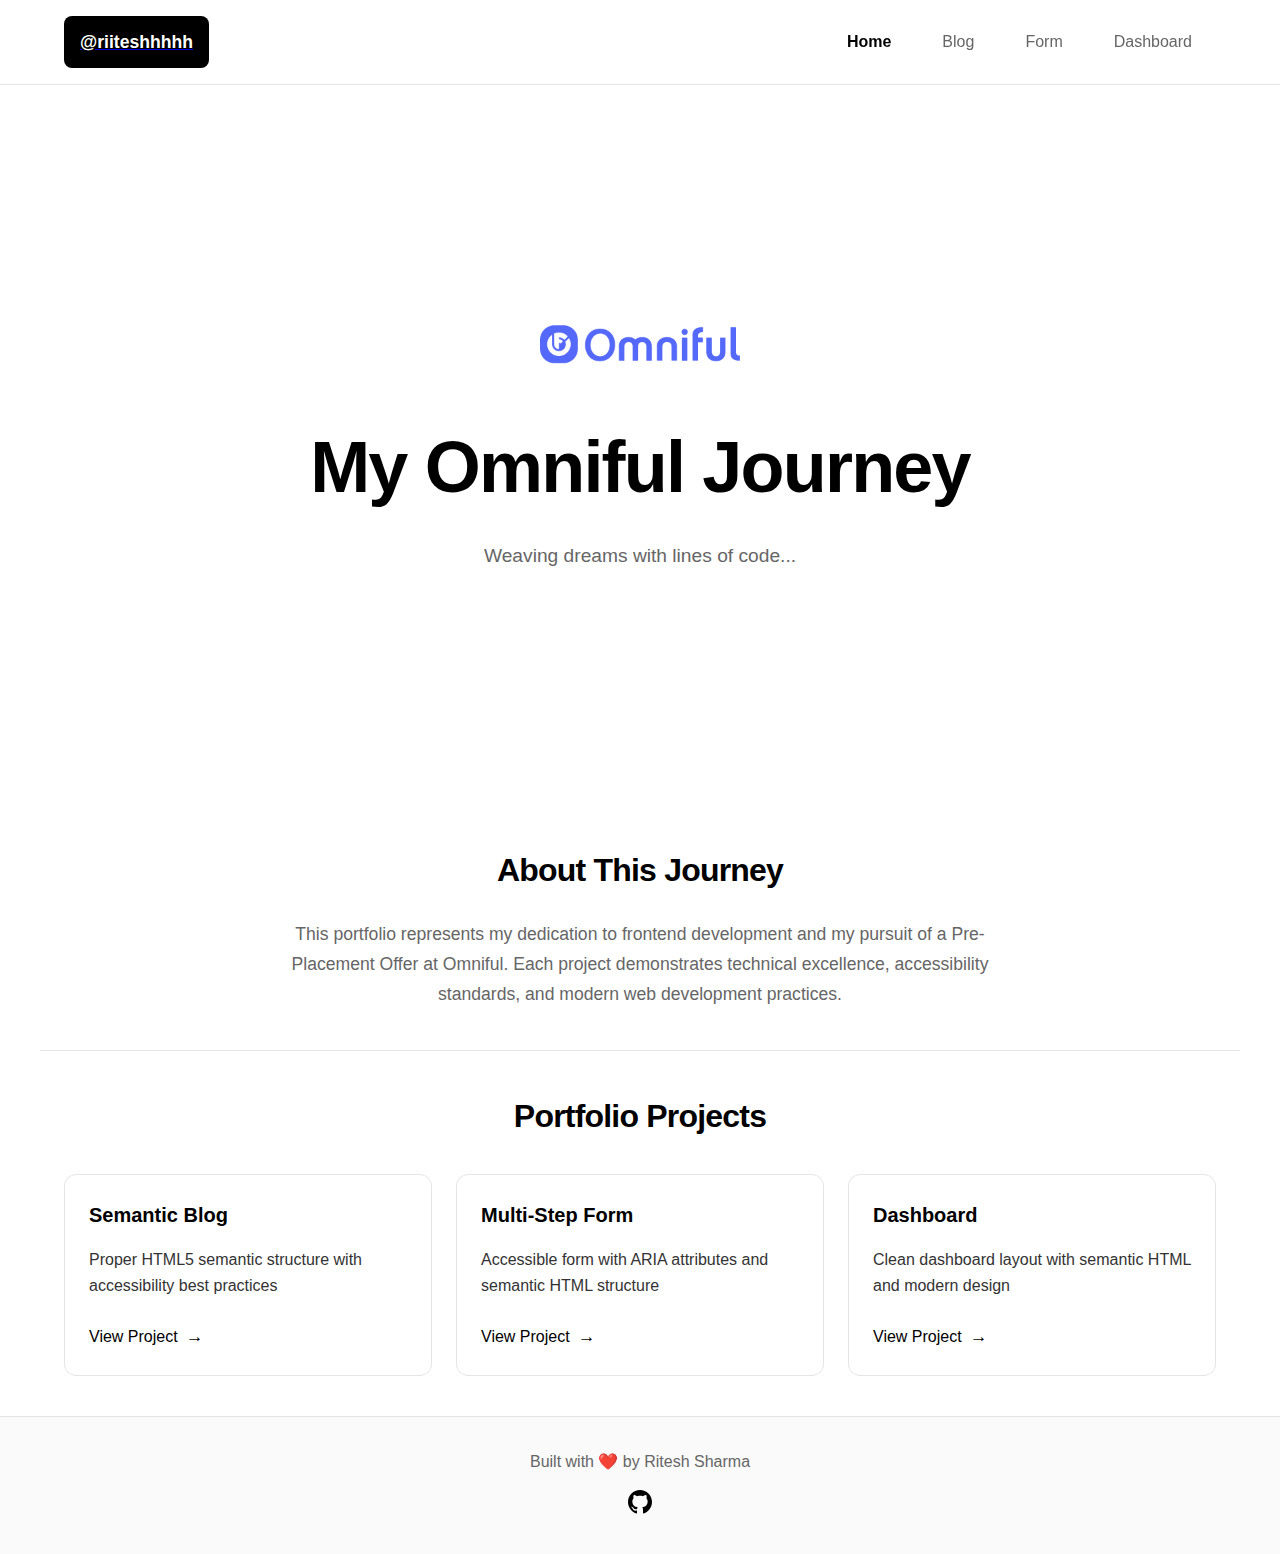
<file: index.html>
<!DOCTYPE html>
<html lang="en">
<head>
    <meta charset="UTF-8">
    <meta name="viewport" content="width=device-width, initial-scale=1.0">
    <title>My Omniful Journey - Ritesh Sharma</title>
    <meta name="description" content="Frontend Developer Portfolio - Ritesh Sharma's journey toward securing a PPO at Omniful">
    <meta name="author" content="Ritesh Sharma">
    <meta name="robots" content="index, follow">
    <link rel="stylesheet" href="styles/main.css">
</head>
<body>
    <header class="header" role="banner">
        <nav class="nav" role="navigation" aria-label="Main navigation">
            <div class="nav-container">
                <div class="nav-logo">
                    <a href="https://x.com/riiteshhhhh" target="_blank" rel="noopener noreferrer" aria-label="Visit Twitter Profile">
                        <span class="logo-text">@riiteshhhhh</span>
                    </a>
                </div>
                <button class="hamburger-menu" aria-label="Toggle navigation menu" aria-expanded="false">
                    <svg width="24" height="24" viewBox="0 0 24 24" fill="none" xmlns="http://www.w3.org/2000/svg">
                        <path d="M3 12H21M3 6H21M3 18H21" stroke="currentColor" stroke-width="2" stroke-linecap="round" stroke-linejoin="round"/>
                    </svg>
                </button>
                <ul class="nav-menu" role="menubar">
                    <li role="none">
                        <a href="#home" class="nav-link" role="menuitem" aria-current="page">Home</a>
                    </li>
                    <li role="none">
                        <a href="blog.html" class="nav-link" role="menuitem">Blog</a>
                    </li>
                    <li role="none">
                        <a href="form.html" class="nav-link" role="menuitem">Form</a>
                    </li>
                    <li role="none">
                        <a href="dashboard.html" class="nav-link" role="menuitem">Dashboard</a>
                    </li>
                    <div class="nav-magic-line"></div>
                </ul>
            </div>
        </nav>
    </header>

    <main class="main-content" role="main">
        <section class="hero-section" id="home">
            <div class="hero-content">
                <div class="hero-logo">
                    <img src="styles/logo.png" alt="Ritesh Sharma Logo" class="logo-image">
                </div>
                <h1 class="hero-title">My Omniful Journey</h1>
                <p class="hero-subtitle">Weaving dreams with lines of code...</p>
            </div>
        </section>

        <section class="about-section" aria-labelledby="about-title">
            <h2 id="about-title" class="section-title">About This Journey</h2>
            <p class="about-text">
                This portfolio represents my dedication to frontend development and my pursuit of a 
                Pre-Placement Offer at Omniful. Each project demonstrates technical excellence, 
                accessibility standards, and modern web development practices.
            </p>
        </section>

        <section class="projects-section" aria-labelledby="projects-title">
            <h2 id="projects-title" class="section-title">Portfolio Projects</h2>
            <div class="projects-grid">
                <article class="project-card">
                    <h3>Semantic Blog</h3>
                    <p>Proper HTML5 semantic structure with accessibility best practices</p>
                    <a href="blog.html" class="project-link" aria-label="View Semantic Blog project">View Project</a>
                </article>
                
                <article class="project-card">
                    <h3>Multi-Step Form</h3>
                    <p>Accessible form with ARIA attributes and semantic HTML structure</p>
                    <a href="form.html" class="project-link" aria-label="View Multi-Step Form project">View Project</a>
                </article>
                
                <article class="project-card">
                    <h3>Dashboard</h3>
                    <p>Clean dashboard layout with semantic HTML and modern design</p>
                    <a href="dashboard.html" class="project-link" aria-label="View Dashboard project">View Project</a>
                </article>
            </div>
        </section>
    </main>

    <footer class="footer" role="contentinfo">
        <p>Built with ❤️ by Ritesh Sharma</p>
        <a href="https://github.com/RiteshS1" target="_blank" rel="noopener noreferrer" aria-label="Visit GitHub Profile">
            <svg width="24" height="24" viewBox="0 0 24 24" fill="currentColor" xmlns="http://www.w3.org/2000/svg">
                <path d="M12 0c-6.626 0-12 5.373-12 12 0 5.302 3.438 9.8 8.207 11.387.599.111.793-.261.793-.577v-2.234c-3.338.726-4.033-1.416-4.033-1.416-.546-1.387-1.333-1.756-1.333-1.756-1.089-.745.083-.729.083-.729 1.205.084 1.839 1.237 1.839 1.237 1.07 1.834 2.807 1.304 3.492.997.107-.775.418-1.305.762-1.604-2.665-.305-5.467-1.334-5.467-5.931 0-1.311.469-2.381 1.236-3.221-.124-.303-.535-1.524.117-3.176 0 0 1.008-.322 3.301 1.23.957-.266 1.983-.399 3.003-.404 1.02.005 2.047.138 3.006.404 2.291-1.552 3.297-1.23 3.297-1.23.653 1.653.242 2.874.118 3.176.77.84 1.235 1.911 1.235 3.221 0 4.609-2.807 5.624-5.479 5.921.43.372.823 1.102.823 2.222v3.293c0 .319.192.694.801.576 4.765-1.589 8.199-6.086 8.199-11.386 0-6.627-5.373-12-12-12z"/>
            </svg>
        </a>
    </footer>

    <script>
        // Hamburger menu functionality
        document.addEventListener('DOMContentLoaded', function() {
            const hamburger = document.querySelector('.hamburger-menu');
            const navMenu = document.querySelector('.nav-menu');
            const navLinks = document.querySelectorAll('.nav-link');
            
            function toggleMenu() {
                const isExpanded = hamburger.getAttribute('aria-expanded') === 'true';
                hamburger.setAttribute('aria-expanded', !isExpanded);
                navMenu.classList.toggle('nav-menu-open');
            }
            
            function closeMenu() {
                hamburger.setAttribute('aria-expanded', 'false');
                navMenu.classList.remove('nav-menu-open');
            }
            
            hamburger.addEventListener('click', toggleMenu);
            
            // Close menu when clicking on nav links
            navLinks.forEach(link => {
                link.addEventListener('click', closeMenu);
            });
            
            // Close menu when clicking outside
            document.addEventListener('click', function(e) {
                if (!hamburger.contains(e.target) && !navMenu.contains(e.target)) {
                    closeMenu();
                }
            });
            
            // Close menu when pressing escape key
            document.addEventListener('keydown', function(e) {
                if (e.key === 'Escape' && navMenu.classList.contains('nav-menu-open')) {
                    closeMenu();
                }
            });
        });
    </script>
</body>
</html>
</file>
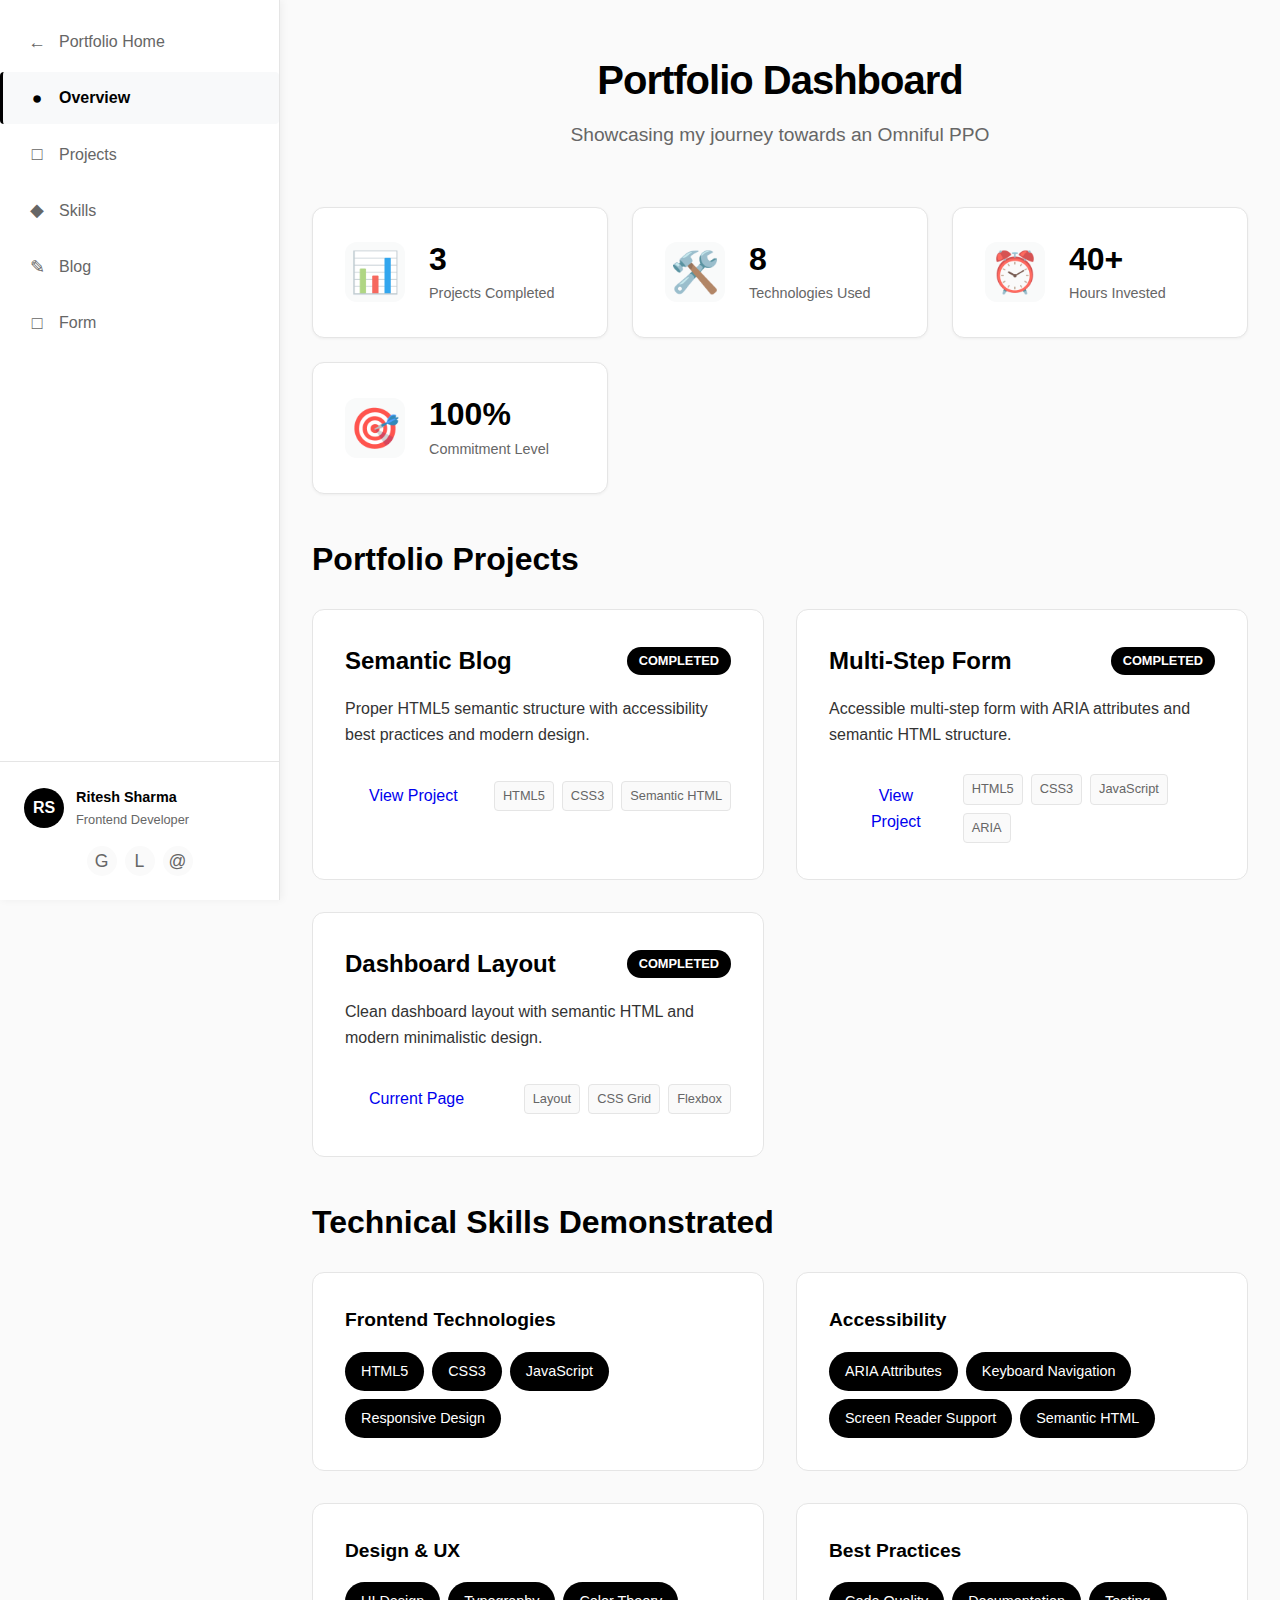
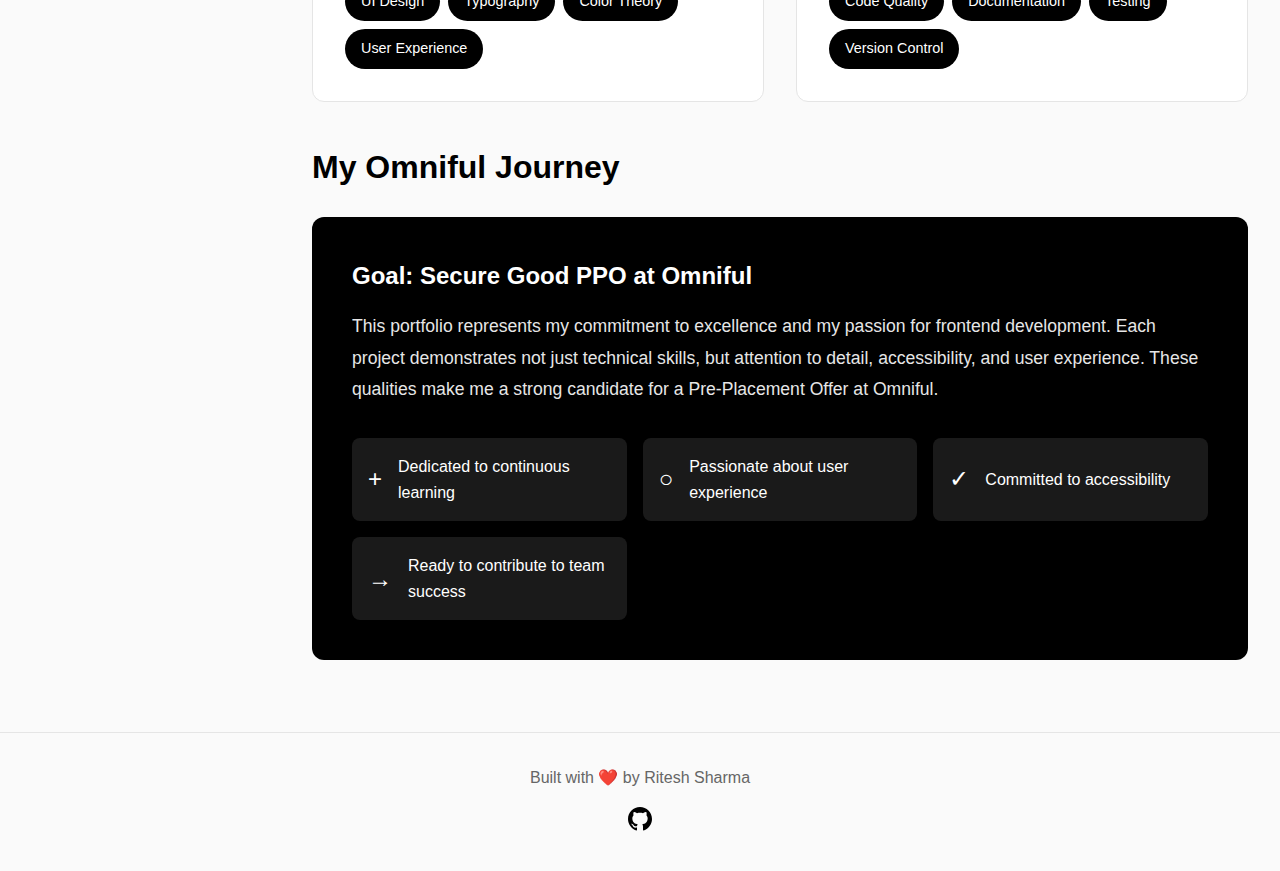
<file: dashboard.html>
<!DOCTYPE html>
<html lang="en">
<head>
    <meta charset="UTF-8">
    <meta name="viewport" content="width=device-width, initial-scale=1.0">
    <title>Dashboard - Ritesh's Portfolio</title>
    <meta name="description" content="Portfolio dashboard showcasing projects and skills for Omniful internship">
    <meta name="author" content="Ritesh Sharma">
    <link rel="stylesheet" href="styles/main.css">
</head>
<body>
    <div class="dashboard-container">
        <!-- Sidebar -->
        <aside class="sidebar" role="navigation" aria-label="Dashboard navigation">
            <!-- <div class="sidebar-header">
                <h1>
                    <span class="logo-icon">R</span>
                    <span class="logo-text">Dashboard</span>
                </h1>
            </div> -->
            
            <nav class="sidebar-nav">
                <ul class="nav-list">
                    <li class="nav-item">
                        <a href="index.html" class="nav-link">
                            <span class="nav-icon">←</span>
                            <span class="nav-text">Portfolio Home</span>
                        </a>
                    </li>
                    <li class="nav-item">
                        <a href="#overview" class="nav-link active" aria-current="page">
                            <span class="nav-icon">●</span>
                            <span class="nav-text">Overview</span>
                        </a>
                    </li>
                    <li class="nav-item">
                        <a href="#projects" class="nav-link">
                            <span class="nav-icon">□</span>
                            <span class="nav-text">Projects</span>
                        </a>
                    </li>
                    <li class="nav-item">
                        <a href="#skills" class="nav-link">
                            <span class="nav-icon">◆</span>
                            <span class="nav-text">Skills</span>
                        </a>
                    </li>
                    <li class="nav-item">
                        <a href="blog.html" class="nav-link">
                            <span class="nav-icon">✎</span>
                            <span class="nav-text">Blog</span>
                        </a>
                    </li>
                    <li class="nav-item">
                        <a href="form.html" class="nav-link">
                            <span class="nav-icon">□</span>
                            <span class="nav-text">Form</span>
                        </a>
                    </li>
                </ul>
            </nav>
            
            <div class="sidebar-footer">
                <div class="profile-section">
                    <div class="profile-avatar">RS</div>
                    <div class="profile-info">
                        <div class="profile-name">Ritesh Sharma</div>
                        <div class="profile-title">Frontend Developer</div>
                    </div>
                </div>
                
                <div class="social-links">
                    <a href="https://github.com/RiteshS1" class="social-link" target="_blank" rel="noopener noreferrer" aria-label="GitHub Profile">
                        <span class="social-icon">G</span>
                    </a>
                    <a href="https://www.linkedin.com/in/ritesh-sharma-8477a424a/" class="social-link" aria-label="LinkedIn Profile">
                        <span class="social-icon">L</span>
                    </a>
                    <a href="https://x.com/riiteshhhhh" class="social-link" aria-label="Email Contact">
                        <span class="social-icon">@</span>
                    </a>
                </div>
            </div>
        </aside>

        <!-- Main Content -->
        <main class="main-content" role="main">
            <header class="content-header">
                <h2>Portfolio Dashboard</h2>
                <p class="header-subtitle">Showcasing my journey towards an Omniful PPO</p>
            </header>

            <section class="dashboard-content">
                <!-- Stats Cards -->
                <div class="stats-grid">
                    <div class="stat-card">
                        <div class="stat-icon">📊</div>
                        <div class="stat-info">
                            <div class="stat-number">3</div>
                            <div class="stat-label">Projects Completed</div>
                        </div>
                    </div>
                    
                    <div class="stat-card">
                        <div class="stat-icon">🛠️</div>
                        <div class="stat-info">
                            <div class="stat-number">8</div>
                            <div class="stat-label">Technologies Used</div>
                        </div>
                    </div>
                    
                    <div class="stat-card">
                        <div class="stat-icon">⏰</div>
                        <div class="stat-info">
                            <div class="stat-number">40+</div>
                            <div class="stat-label">Hours Invested</div>
                        </div>
                    </div>
                    
                    <div class="stat-card">
                        <div class="stat-icon">🎯</div>
                        <div class="stat-info">
                            <div class="stat-number">100%</div>
                            <div class="stat-label">Commitment Level</div>
                        </div>
                    </div>
                </div>

                <!-- Assignment Links -->
                <div class="assignments-section" id="projects">
                    <h3>Portfolio Projects</h3>
                    <div class="assignments-grid">
                        <div class="assignment-card">
                            <div class="assignment-header">
                                <h4>Semantic Blog</h4>
                                <span class="status-badge completed">Completed</span>
                            </div>
                            <p>Proper HTML5 semantic structure with accessibility best practices and modern design.</p>
                            <div class="assignment-actions">
                                <a href="blog.html" class="btn btn-primary">View Project</a>
                                <div class="assignment-tech">
                                    <span class="tech-tag">HTML5</span>
                                    <span class="tech-tag">CSS3</span>
                                    <span class="tech-tag">Semantic HTML</span>
                                </div>
                            </div>
                        </div>
                        
                        <div class="assignment-card">
                            <div class="assignment-header">
                                <h4>Multi-Step Form</h4>
                                <span class="status-badge completed">Completed</span>
                            </div>
                            <p>Accessible multi-step form with ARIA attributes and semantic HTML structure.</p>
                            <div class="assignment-actions">
                                <a href="form.html" class="btn btn-primary">View Project</a>
                                <div class="assignment-tech">
                                    <span class="tech-tag">HTML5</span>
                                    <span class="tech-tag">CSS3</span>
                                    <span class="tech-tag">JavaScript</span>
                                    <span class="tech-tag">ARIA</span>
                                </div>
                            </div>
                        </div>
                        
                        <div class="assignment-card">
                            <div class="assignment-header">
                                <h4>Dashboard Layout</h4>
                                <span class="status-badge completed">Completed</span>
                            </div>
                            <p>Clean dashboard layout with semantic HTML and modern minimalistic design.</p>
                            <div class="assignment-actions">
                                <a href="#" class="btn btn-secondary">Current Page</a>
                                <div class="assignment-tech">
                                    <span class="tech-tag">Layout</span>
                                    <span class="tech-tag">CSS Grid</span>
                                    <span class="tech-tag">Flexbox</span>
                                </div>
                            </div>
                        </div>
                    </div>
                </div>

                <!-- Skills Section -->
                <div class="skills-section" id="skills">
                    <h3>Technical Skills Demonstrated</h3>
                    <div class="skills-grid">
                        <div class="skill-category">
                            <h4>Frontend Technologies</h4>
                            <div class="skill-items">
                                <span class="skill-item">HTML5</span>
                                <span class="skill-item">CSS3</span>
                                <span class="skill-item">JavaScript</span>
                                <span class="skill-item">Responsive Design</span>
                            </div>
                        </div>
                        
                        <div class="skill-category">
                            <h4>Accessibility</h4>
                            <div class="skill-items">
                                <span class="skill-item">ARIA Attributes</span>
                                <span class="skill-item">Keyboard Navigation</span>
                                <span class="skill-item">Screen Reader Support</span>
                                <span class="skill-item">Semantic HTML</span>
                            </div>
                        </div>
                        
                        <div class="skill-category">
                            <h4>Design & UX</h4>
                            <div class="skill-items">
                                <span class="skill-item">UI Design</span>
                                <span class="skill-item">Typography</span>
                                <span class="skill-item">Color Theory</span>
                                <span class="skill-item">User Experience</span>
                            </div>
                        </div>
                        
                        <div class="skill-category">
                            <h4>Best Practices</h4>
                            <div class="skill-items">
                                <span class="skill-item">Code Quality</span>
                                <span class="skill-item">Documentation</span>
                                <span class="skill-item">Testing</span>
                                <span class="skill-item">Version Control</span>
                            </div>
                        </div>
                    </div>
                </div>

                <!-- Journey Section -->
                <div class="journey-section">
                    <h3>My Omniful Journey</h3>
                    <div class="journey-card">
                        <div class="journey-content">
                            <h4>Goal: Secure Good PPO at Omniful</h4>
                            <p>
                                This portfolio represents my commitment to excellence and my passion for frontend development. 
                                Each project demonstrates not just technical skills, but attention to detail, accessibility, 
                                and user experience. These qualities make me a strong candidate for a 
                                Pre-Placement Offer at Omniful.
                            </p>
                            <div class="journey-highlights">
                                <div class="highlight">
                                    <span class="highlight-icon">+</span>
                                    <span class="highlight-text">Dedicated to continuous learning</span>
                                </div>
                                <div class="highlight">
                                    <span class="highlight-icon">○</span>
                                    <span class="highlight-text">Passionate about user experience</span>
                                </div>
                                <div class="highlight">
                                    <span class="highlight-icon">✓</span>
                                    <span class="highlight-text">Committed to accessibility</span>
                                </div>
                                <div class="highlight">
                                    <span class="highlight-icon">→</span>
                                    <span class="highlight-text">Ready to contribute to team success</span>
                                </div>
                            </div>
                        </div>
                    </div>
                </div>
            </section>
        </main>
    </div>

    <footer class="footer" role="contentinfo">
        <p>Built with ❤️ by Ritesh Sharma</p>
        <a href="https://github.com/RiteshS1" target="_blank" rel="noopener noreferrer" aria-label="Visit GitHub Profile">
            <svg width="24" height="24" viewBox="0 0 24 24" fill="currentColor" xmlns="http://www.w3.org/2000/svg">
                <path d="M12 0c-6.626 0-12 5.373-12 12 0 5.302 3.438 9.8 8.207 11.387.599.111.793-.261.793-.577v-2.234c-3.338.726-4.033-1.416-4.033-1.416-.546-1.387-1.333-1.756-1.333-1.756-1.089-.745.083-.729.083-.729 1.205.084 1.839 1.237 1.839 1.237 1.07 1.834 2.807 1.304 3.492.997.107-.775.418-1.305.762-1.604-2.665-.305-5.467-1.334-5.467-5.931 0-1.311.469-2.381 1.236-3.221-.124-.303-.535-1.524.117-3.176 0 0 1.008-.322 3.301 1.23.957-.266 1.983-.399 3.003-.404 1.02.005 2.047.138 3.006.404 2.291-1.552 3.297-1.23 3.297-1.23.653 1.653.242 2.874.118 3.176.77.84 1.235 1.911 1.235 3.221 0 4.609-2.807 5.624-5.479 5.921.43.372.823 1.102.823 2.222v3.293c0 .319.192.694.801.576 4.765-1.589 8.199-6.086 8.199-11.386 0-6.627-5.373-12-12-12z"/>
            </svg>
        </a>
    </footer>
</body>
</html>
</file>
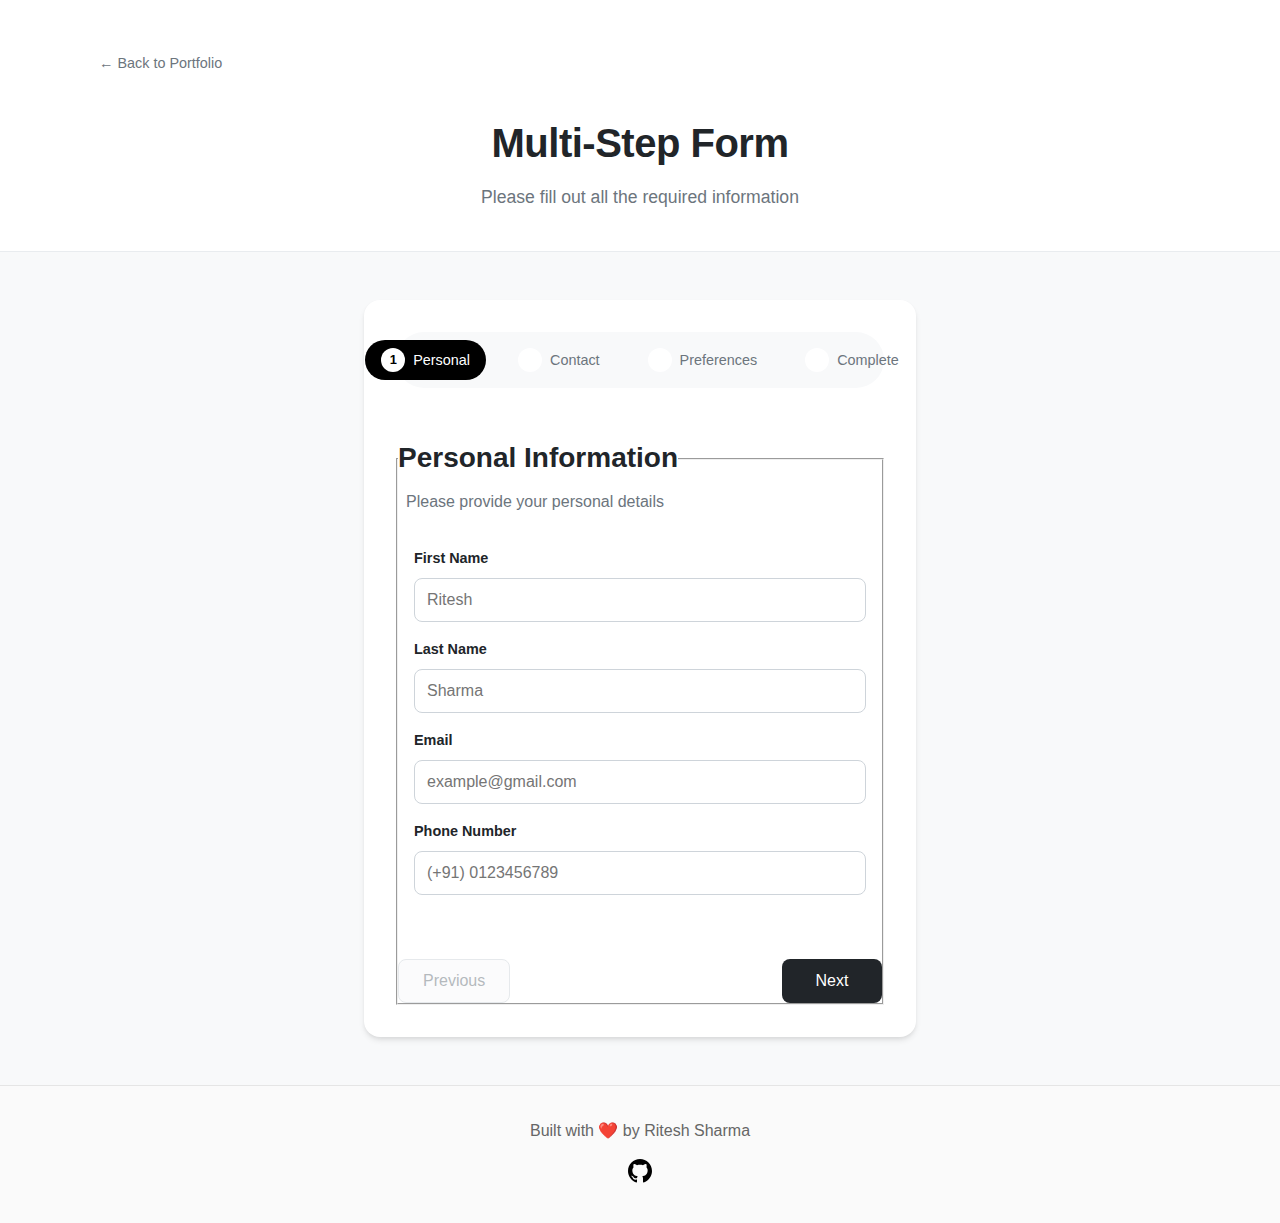
<file: form.html>
<!DOCTYPE html>
<html lang="en">
<head>
    <meta charset="UTF-8">
    <meta name="viewport" content="width=device-width, initial-scale=1.0">
    <title>Multi-Step Form - Ritesh's Portfolio</title>
    <meta name="description" content="Accessible multi-step registration form with ARIA attributes and semantic HTML">
    <meta name="author" content="Ritesh Sharma">
    <link rel="stylesheet" href="styles/main.css">
</head>
<body class="form-body">
    <header class="form-header" role="banner">
        <nav aria-label="Form navigation">
            <a href="index.html" class="nav-link">← Back to Portfolio</a>
        </nav>
        <div class="form-title-section">
            <h1>Multi-Step Form</h1>
            <p class="form-subtitle">Please fill out all the required information</p>
        </div>
    </header>

    <main class="form-main" role="main">
        <div class="form-container">
            <div class="progress-bar">
                <div class="progress-step active" data-step="1">
                    <span class="step-number">1</span>
                    <span class="step-label">Personal</span>
                </div>
                <div class="progress-step" data-step="2">
                    <span class="step-number">2</span>
                    <span class="step-label">Contact</span>
                </div>
                <div class="progress-step" data-step="3">
                    <span class="step-number">3</span>
                    <span class="step-label">Preferences</span>
                </div>
                <div class="progress-step" data-step="4">
                    <span class="step-number">4</span>
                    <span class="step-label">Complete</span>
                </div>
            </div>

            <form class="multi-step-form">
                <!-- Step 1: Personal Information -->
                <fieldset class="form-step active" id="step-1">
                    <legend>Personal Information</legend>
                    <p class="step-description">Please provide your personal details</p>
                    
                    <div class="form-group">
                        <label for="firstName">First Name</label>
                        <input type="text" id="firstName" name="firstName" placeholder="Ritesh" required>
                    </div>

                    <div class="form-group">
                        <label for="lastName">Last Name</label>
                        <input type="text" id="lastName" name="lastName" placeholder="Sharma" required>
                    </div>

                    <div class="form-group">
                        <label for="email">Email</label>
                        <input type="email" id="email" name="email" placeholder="example@gmail.com" required>
                    </div>

                    <div class="form-group">
                        <label for="phone">Phone Number</label>
                        <input type="tel" id="phone" name="phone" placeholder="(+91) 0123456789" required>
                    </div>

                    <div class="form-actions">
                        <button type="button" class="btn btn-prev" disabled>Previous</button>
                        <button type="button" class="btn btn-next" onclick="nextStep()">Next</button>
                    </div>
                </fieldset>

                <!-- Step 2: Contact Details -->
                <fieldset class="form-step" id="step-2">
                    <legend>Contact Details</legend>
                    
                    <div class="form-group">
                        <label for="phone">Phone Number</label>
                        <input type="tel" id="phone" name="phone" placeholder="(+91) 0123456789" required>
                    </div>

                    <div class="form-group">
                        <label for="address">Address</label>
                        <textarea id="address" name="address" rows="3" placeholder="123 Main Street" required></textarea>
                    </div>

                    <div class="form-group">
                        <label for="city">City</label>
                        <input type="text" id="city" name="city" placeholder="New Delhi" required>
                    </div>

                    <div class="form-group">
                        <label for="postalCode">Postal Code</label>
                        <input type="text" id="postalCode" name="postalCode" placeholder="110001" required>
                    </div>

                    <div class="form-actions">
                        <button type="button" class="btn btn-prev" onclick="prevStep()">Previous</button>
                        <button type="button" class="btn btn-next" onclick="nextStep()">Next</button>
                    </div>
                </fieldset>

                <!-- Step 3: Preferences -->
                <fieldset class="form-step" id="step-3">
                    <legend>Preferences</legend>
                    
                    <div class="form-group">
                        <label for="newsletter">
                            <input type="checkbox" id="newsletter" name="newsletter">
                            Subscribe to newsletter
                        </label>
                    </div>

                    <div class="form-group">
                        <label for="notifications">
                            <input type="checkbox" id="notifications" name="notifications">
                            Enable email notifications
                        </label>
                    </div>

                    <div class="form-group">
                        <label for="theme">Preferred Theme</label>
                        <select id="theme" name="theme">
                            <option value="">Select a theme</option>
                            <option value="light">Light Theme</option>
                            <option value="dark">Dark Theme</option>
                            <option value="auto">Auto (System)</option>
                        </select>
                    </div>

                    <div class="form-group">
                        <label for="bio">About You (Optional)</label>
                        <textarea id="bio" name="bio" rows="4" placeholder="Tell us about yourself..." maxlength="200"></textarea>
                    </div>

                    <div class="form-actions">
                        <button type="button" class="btn btn-prev" onclick="prevStep()">Previous</button>
                        <button type="button" class="btn btn-next" onclick="nextStep()">Next</button>
                    </div>
                </fieldset>

                <!-- Step 4: Review & Complete -->
                <fieldset class="form-step" id="step-4">
                    <legend>Review & Complete</legend>
                    
                    <div class="form-group">
                        <h3>Personal Information</h3>
                        <div class="review-section">
                            <div class="review-item">
                                <label>Name:</label>
                                <span id="review-name"></span>
                            </div>
                            <div class="review-item">
                                <label>Email:</label>
                                <span id="review-email"></span>
                            </div>
                            <div class="review-item">
                                <label>Date of Birth:</label>
                                <span id="review-dob"></span>
                            </div>
                        </div>
                    </div>

                    <div class="form-group">
                        <h3>Contact Details</h3>
                        <div class="review-section">
                            <div class="review-item">
                                <label>Phone:</label>
                                <span id="review-phone"></span>
                            </div>
                            <div class="review-item">
                                <label>Address:</label>
                                <span id="review-address"></span>
                            </div>
                            <div class="review-item">
                                <label>City:</label>
                                <span id="review-city"></span>
                            </div>
                            <div class="review-item">
                                <label>Postal Code:</label>
                                <span id="review-postal"></span>
                            </div>
                        </div>
                    </div>

                    <div class="form-group">
                        <h3>Preferences</h3>
                        <div class="review-section">
                            <div class="review-item">
                                <label>Newsletter:</label>
                                <span id="review-newsletter"></span>
                            </div>
                            <div class="review-item">
                                <label>Notifications:</label>
                                <span id="review-notifications"></span>
                            </div>
                            <div class="review-item">
                                <label>Theme:</label>
                                <span id="review-theme"></span>
                            </div>
                            <div class="review-item">
                                <label>Bio:</label>
                                <span id="review-bio"></span>
                            </div>
                        </div>
                    </div>

                    <div class="form-group">
                        <p class="demo-note">
                            <strong>🎯 Demo Form Notice:</strong> This is a demonstration form. Your information will not be stored or submitted to any server. This is purely for showcasing the multi-step form functionality.
                        </p>
                    </div>

                    <div class="form-actions">
                        <button type="button" class="btn btn-prev" onclick="prevStep()">Previous</button>
                        <button type="submit" class="btn btn-submit">Submit Form</button>
                    </div>
                </fieldset>
            </form>
        </div>
    </main>

    <script>
        const totalSteps = 4;
        let currentStep = 1;

        function updateStepDisplay() {
            // Remove active class from all steps
            document.querySelectorAll('.form-step, .progress-step').forEach(step => {
                step.classList.remove('active');
            });
            
            // Add active class to current step
            document.getElementById(`step-${currentStep}`).classList.add('active');
            document.querySelector(`.progress-step[data-step="${currentStep}"]`).classList.add('active');
            
            // Update button states
            const prevButtons = document.querySelectorAll('.btn-prev');
            prevButtons.forEach(btn => {
                btn.disabled = currentStep === 1;
            });
        }

        function updateReviewSection() {
            // Update review section with form data
            const firstName = document.getElementById('firstName').value;
            const lastName = document.getElementById('lastName').value;
            const email = document.getElementById('email').value;
            const dateOfBirth = document.getElementById('dateOfBirth').value;
            const phone = document.getElementById('phone').value;
            const address = document.getElementById('address').value;
            const city = document.getElementById('city').value;
            const postalCode = document.getElementById('postalCode').value;
            const newsletter = document.getElementById('newsletter').checked;
            const notifications = document.getElementById('notifications').checked;
            const theme = document.getElementById('theme').value;
            const bio = document.getElementById('bio').value;

            // Update review fields
            document.getElementById('review-name').textContent = `${firstName} ${lastName}`;
            document.getElementById('review-email').textContent = email;
            document.getElementById('review-dob').textContent = dateOfBirth;
            document.getElementById('review-phone').textContent = phone;
            document.getElementById('review-address').textContent = address;
            document.getElementById('review-city').textContent = city;
            document.getElementById('review-postal').textContent = postalCode;
            document.getElementById('review-newsletter').textContent = newsletter ? 'Yes' : 'No';
            document.getElementById('review-notifications').textContent = notifications ? 'Yes' : 'No';
            document.getElementById('review-theme').textContent = theme || 'Not selected';
            document.getElementById('review-bio').textContent = bio || 'Not provided';
        }

        function validateCurrentStep() {
            const currentStepElement = document.getElementById(`step-${currentStep}`);
            const requiredFields = currentStepElement.querySelectorAll('[required]');
            
            for (let field of requiredFields) {
                if (!field.value.trim()) {
                    field.focus();
                    alert(`Please fill in the ${field.previousElementSibling.textContent} field.`);
                    return false;
                }
            }
            return true;
        }

        function nextStep() {
            if (validateCurrentStep() && currentStep < totalSteps) {
                currentStep++;
                updateStepDisplay();
                
                // Update review section when reaching step 4
                if (currentStep === 4) {
                    updateReviewSection();
                }
            }
        }

        function prevStep() {
            if (currentStep > 1) {
                currentStep--;
                updateStepDisplay();
            }
        }

        document.querySelector('.multi-step-form').addEventListener('submit', function(e) {
            e.preventDefault();
            // Show a more detailed success message
            alert('🎉 Demo Form Submitted Successfully!\n\nThank you for testing the multi-step form functionality. In a real application, this data would be sent to a server for processing.\n\nThis is a demonstration form created by Ritesh Sharma.');
        });

        // Add smooth transitions and better UX
        document.addEventListener('DOMContentLoaded', function() {
            // Add fade-in effect for better transitions
            const style = document.createElement('style');
            style.textContent = `
                .form-step {
                    opacity: 0;
                    transform: translateX(20px);
                    transition: opacity 0.3s ease, transform 0.3s ease;
                }
                .form-step.active {
                    opacity: 1;
                    transform: translateX(0);
                }
            `;
            document.head.appendChild(style);
        });
    </script>

    <footer class="footer" role="contentinfo">
        <p>Built with ❤️ by Ritesh Sharma</p>
        <a href="https://github.com/RiteshS1" target="_blank" rel="noopener noreferrer" aria-label="Visit GitHub Profile">
            <svg width="24" height="24" viewBox="0 0 24 24" fill="currentColor" xmlns="http://www.w3.org/2000/svg">
                <path d="M12 0c-6.626 0-12 5.373-12 12 0 5.302 3.438 9.8 8.207 11.387.599.111.793-.261.793-.577v-2.234c-3.338.726-4.033-1.416-4.033-1.416-.546-1.387-1.333-1.756-1.333-1.756-1.089-.745.083-.729.083-.729 1.205.084 1.839 1.237 1.839 1.237 1.07 1.834 2.807 1.304 3.492.997.107-.775.418-1.305.762-1.604-2.665-.305-5.467-1.334-5.467-5.931 0-1.311.469-2.381 1.236-3.221-.124-.303-.535-1.524.117-3.176 0 0 1.008-.322 3.301 1.23.957-.266 1.983-.399 3.003-.404 1.02.005 2.047.138 3.006.404 2.291-1.552 3.297-1.23 3.297-1.23.653 1.653.242 2.874.118 3.176.77.84 1.235 1.911 1.235 3.221 0 4.609-2.807 5.624-5.479 5.921.43.372.823 1.102.823 2.222v3.293c0 .319.192.694.801.576 4.765-1.589 8.199-6.086 8.199-11.386 0-6.627-5.373-12-12-12z"/>
            </svg>
        </a>
    </footer>
</body>
</html>
</file>
<file: styles/main.css>
/* =================================================================
   CSS CUSTOM PROPERTIES (VARIABLES)
   ================================================================= */
:root {
    /* Colors */
    --color-primary: #000000;
    --color-secondary: #333333;
    --color-text: #1a1a1a;
    --color-text-light: #666666;
    --color-text-lighter: #333333;
    --color-background: #ffffff;
    --color-background-alt: #fafafa;
    --color-border: #e5e5e5;
    --color-error: #dc3545;
    --color-overlay: rgba(255, 255, 255, 0.95);
    --color-overlay-light: rgba(255, 255, 255, 0.1);
    --color-shadow: rgba(0, 0, 0, 0.05);
    --color-shadow-hover: rgba(0, 0, 0, 0.1);
    --color-shadow-strong: rgba(0, 0, 0, 0.15);
    
    /* Typography */
    --font-family: -apple-system, BlinkMacSystemFont, 'Segoe UI', 'Roboto', 'Oxygen', 'Ubuntu', 'Cantarell', sans-serif;
    --font-size-base: 1rem;
    --font-size-sm: 0.8rem;
    --font-size-md: 0.9rem;
    --font-size-lg: 1.1rem;
    --font-size-xl: 1.2rem;
    --font-size-2xl: 1.25rem;
    --font-size-3xl: 1.5rem;
    --font-size-4xl: 2rem;
    --font-size-5xl: 2.5rem;
    --font-size-6xl: 3rem;
    --font-size-7xl: 4.5rem;
    
    --font-weight-normal: 400;
    --font-weight-medium: 500;
    --font-weight-semibold: 600;
    --font-weight-bold: 700;
    
    --line-height-base: 1.6;
    --line-height-tight: 1.2;
    --line-height-relaxed: 1.7;
    --line-height-loose: 1.8;
    
    /* Spacing */
    --spacing-xs: 0.25rem;
    --spacing-sm: 0.5rem;
    --spacing-md: 0.75rem;
    --spacing-lg: 1rem;
    --spacing-xl: 1.5rem;
    --spacing-2xl: 2rem;
    --spacing-3xl: 2.5rem;
    --spacing-4xl: 3rem;
    
    /* Border radius */
    --radius-sm: 4px;
    --radius-md: 8px;
    --radius-lg: 12px;
    --radius-xl: 16px;
    --radius-full: 50%;
    
    /* Transitions */
    --transition-fast: 0.2s ease;
    --transition-medium: 0.3s ease;
    
    /* Layout */
    --max-width-content: 1200px;
    --max-width-prose: 800px;
    --max-width-narrow: 700px;
    --max-width-wide: 900px;
    --sidebar-width: 280px;
    --sidebar-width-md: 250px;
    
    /* Shadows */
    --shadow-sm: 0 1px 3px var(--color-shadow);
    --shadow-md: 0 4px 12px var(--color-shadow);
    --shadow-lg: 0 8px 24px var(--color-shadow-strong);
    --shadow-hover: 0 4px 12px var(--color-shadow-hover);
}

/* =================================================================
   RESET AND BASE STYLES
   ================================================================= */
* {
    margin: 0;
    padding: 0;
    box-sizing: border-box;
}

html {
    scroll-behavior: smooth;
}

body {
    font-family: var(--font-family);
    line-height: var(--line-height-base);
    color: var(--color-text);
    background-color: var(--color-background);
    -webkit-font-smoothing: antialiased;
    -moz-osx-font-smoothing: grayscale;
}

/* =================================================================
   COMMON COMPONENTS
   ================================================================= */
   
/* Buttons */
.btn {
    padding: 0.75rem 1.5rem;
    border: none;
    border-radius: 8px;
    font-size: 1rem;
    font-weight: 500;
    cursor: pointer;
    transition: all 0.15s ease-in-out;
    text-decoration: none;
    display: inline-block;
    text-align: center;
    font-family: inherit;
    min-width: 100px;
}

.btn-prev {
    background-color: #f8f9fa;
    color: #6c757d;
    border: 1px solid #ced4da;
}

.btn-prev:hover:not(:disabled) {
    background-color: #e9ecef;
    color: #495057;
}

.btn-prev:disabled {
    opacity: 0.5;
    cursor: not-allowed;
}

.btn-next,
.btn-submit {
    background-color: #212529;
    color: white;
}

.btn-next:hover,
.btn-submit:hover {
    background-color: #000;
    transform: translateY(-1px);
}

/* Section Titles */
.section-title {
    font-size: var(--font-size-4xl);
    font-weight: var(--font-weight-bold);
    margin-bottom: var(--spacing-xl);
    color: var(--color-primary);
    letter-spacing: -0.025em;
}

/* Cards */
.card {
    background-color: var(--color-background);
    border: 1px solid var(--color-border);
    border-radius: var(--radius-lg);
    padding: var(--spacing-2xl);
    transition: all var(--transition-fast);
}

.card:hover {
    border-color: var(--color-primary);
    box-shadow: var(--shadow-hover);
}

/* =================================================================
   NAVIGATION
   ================================================================= */
.header {
    border-bottom: 1px solid var(--color-border);
    background-color: var(--color-overlay);
    backdrop-filter: blur(10px);
    position: sticky;
    top: 0;
    z-index: 100;
}

.nav {
    max-width: var(--max-width-content);
    margin: 0 auto;
}

.nav-container {
    display: flex;
    align-items: center;
    justify-content: space-between;
    padding: var(--spacing-lg) var(--spacing-xl);
    position: relative;
}

.nav-logo {
    font-weight: var(--font-weight-bold);
    font-size: var(--font-size-xl);
}

.logo-text {
    display: flex;
    align-items: center;
    justify-content: center;
    padding: var(--spacing-md) var(--spacing-lg);
    background-color: var(--color-primary);
    color: var(--color-background);
    border-radius: var(--radius-md);
    font-weight: var(--font-weight-bold);
    font-size: var(--font-size-lg);
}

.hamburger-menu {
    display: none;
    background: none;
    border: none;
    cursor: pointer;
    color: var(--color-text);
    padding: var(--spacing-sm);
    border-radius: var(--radius-sm);
    transition: color var(--transition-fast);
}

.hamburger-menu:hover,
.hamburger-menu:focus {
    color: var(--color-primary);
    outline: none;
}

.hamburger-menu:focus {
    outline: 2px solid var(--color-primary);
    outline-offset: 2px;
}

.nav-menu {
    display: flex;
    list-style: none;
    gap: 0;
    align-items: center;
    position: relative;
}

.nav-link {
    text-decoration: none;
    color: var(--color-text-light);
    font-weight: var(--font-weight-medium);
    transition: all var(--transition-medium);
    position: relative;
    padding: var(--spacing-lg) var(--spacing-xl);
    border-radius: var(--radius-sm);
    flex: 1;
    text-align: center;
}

.nav-link:hover,
.nav-link:focus {
    color: var(--color-primary);
    outline: none;
    background-color: var(--color-overlay-light);
}

.nav-link[aria-current="page"] {
    color: var(--color-primary);
    font-weight: var(--font-weight-semibold);
}

/* Magic Line Animation */
@media (min-width: 768px) {
    .nav-magic-line {
        position: absolute;
        bottom: 0;
        left: 0;
        height: 3px;
        background: linear-gradient(90deg, var(--color-primary), var(--color-secondary));
        border-radius: 2px;
        opacity: 0;
        transition: all 0.5s cubic-bezier(0.25, 0.46, 0.45, 0.94);
        pointer-events: none;
        width: 25%;
        transform: translateX(0);
    }

    .nav-menu:hover .nav-magic-line {
        opacity: 1;
    }

    /* Magic Line Positioning for Each Nav Item */
    .nav-menu li:nth-child(1):hover ~ .nav-magic-line {
        transform: translateX(0);
    }

    .nav-menu li:nth-child(2):hover ~ .nav-magic-line {
        transform: translateX(100%);
    }

    .nav-menu li:nth-child(3):hover ~ .nav-magic-line {
        transform: translateX(200%);
    }

    .nav-menu li:nth-child(4):hover ~ .nav-magic-line {
        transform: translateX(300%);
    }
}

/* Hide magic line on mobile */
@media (max-width: 767px) {
    .nav-magic-line {
        display: none;
    }
}

/* =================================================================
   MAIN CONTENT LAYOUTS
   ================================================================= */
.main-content {
    width: 100%;
    margin: 0;
    padding: 0;
    background-color: var(--color-background);
    min-height: 100vh;
    overflow-x: hidden;
}

/* =================================================================
   HOMEPAGE STYLES
   ================================================================= */
.hero-section {
    min-height: 80vh;
    display: flex;
    align-items: center;
    justify-content: center;
    text-align: center;
    padding: var(--spacing-3xl) var(--spacing-xl);
    width: 100%;
    margin: 0;
    background-color: var(--color-background);
}

.hero-content {
    max-width: var(--max-width-wide);
    margin: 0 auto;
    text-align: center;
}

.hero-logo {
    display: flex;
    justify-content: center;
    margin-bottom: var(--spacing-lg);
}

.logo-image {
    width: 200px;
    height: auto;
    object-fit: contain;
    border-radius: var(--radius-md);
    transition: transform var(--transition-fast);
}

.logo-image:hover {
    transform: scale(1.05);
}

.hero-title {
    font-size: var(--font-size-7xl);
    font-weight: var(--font-weight-bold);
    margin-bottom: var(--spacing-lg);
    color: var(--color-primary);
    letter-spacing: -0.025em;
}

.hero-subtitle {
    font-size: var(--font-size-xl);
    color: var(--color-text-light);
    font-weight: var(--font-weight-normal);
    margin-bottom: var(--spacing-xl);
}

.about-section {
    padding: var(--spacing-3xl) var(--spacing-xl);
    text-align: center;
    border-bottom: 1px solid var(--color-border);
    margin: 0 auto;
    max-width: var(--max-width-content);
    width: 100%;
}

.about-text {
    font-size: var(--font-size-lg);
    color: var(--color-text-light);
    max-width: var(--max-width-narrow);
    margin: 0 auto;
    line-height: var(--line-height-relaxed);
}

.projects-section {
    padding: var(--spacing-3xl) var(--spacing-xl);
    text-align: center;
    margin: 0 auto;
    max-width: var(--max-width-content);
    width: 100%;
}

.projects-grid {
    display: grid;
    grid-template-columns: repeat(auto-fit, minmax(300px, 1fr));
    gap: var(--spacing-xl);
    margin-top: var(--spacing-2xl);
}

.project-card {
    background-color: var(--color-background);
    border: 1px solid var(--color-border);
    border-radius: var(--radius-lg);
    padding: var(--spacing-xl);
    transition: all var(--transition-fast);
    text-align: left;
}

.project-card:hover {
    border-color: var(--color-primary);
    box-shadow: var(--shadow-md);
}

.project-card h3 {
    font-size: var(--font-size-2xl);
    font-weight: var(--font-weight-semibold);
    margin-bottom: var(--spacing-lg);
    color: var(--color-primary);
}

.project-card p {
    color: var(--color-text-lighter);
    margin-bottom: var(--spacing-xl);
    line-height: var(--line-height-base);
}

.project-link {
    display: inline-flex;
    align-items: center;
    gap: var(--spacing-sm);
    color: var(--color-primary);
    text-decoration: none;
    font-weight: var(--font-weight-medium);
    transition: all var(--transition-fast);
}

.project-link:hover {
    gap: var(--spacing-md);
}

.project-link::after {
    content: '→';
    font-size: var(--font-size-lg);
}

/* =================================================================
   FOOTER
   ================================================================= */
.footer {
    border-top: 1px solid var(--color-border);
    padding: var(--spacing-2xl) var(--spacing-xl);
    text-align: center;
    background-color: var(--color-background-alt);
    display: flex;
    flex-direction: column;
    align-items: center;
    gap: var(--spacing-lg);
}

.footer p {
    color: var(--color-text-light);
    margin: 0;
}

.footer a {
    color: var(--color-primary);
    text-decoration: none;
    font-weight: var(--font-weight-medium);
    transition: color var(--transition-fast);
}

.footer a:hover {
    color: var(--color-text-light);
}

/* =================================================================
   BLOG PAGE STYLES
   ================================================================= */
.blog-header {
    border-bottom: 1px solid var(--color-border);
    background-color: var(--color-background);
    padding: var(--spacing-2xl) 0;
}

.blog-header nav {
    max-width: var(--max-width-content);
    margin: 0 auto;
    padding: 0 var(--spacing-2xl);
}

.blog-header .nav-link {
    color: var(--color-text-light);
    text-decoration: none;
    font-weight: var(--font-weight-medium);
    transition: color var(--transition-fast);
}

.blog-header .nav-link:hover {
    color: var(--color-primary);
}

.blog-header h1 {
    text-align: center;
    font-size: var(--font-size-5xl);
    font-weight: var(--font-weight-bold);
    margin-top: var(--spacing-2xl);
    color: var(--color-primary);
    letter-spacing: -0.025em;
}

.blog-main {
    max-width: var(--max-width-prose);
    margin: 0 auto;
    padding: var(--spacing-3xl) var(--spacing-xl);
}

.blog-post {
    background-color: var(--color-background);
}

.post-header {
    text-align: center;
    margin-bottom: var(--spacing-3xl);
}

.post-header h2 {
    font-size: var(--font-size-5xl);
    font-weight: var(--font-weight-bold);
    margin-bottom: var(--spacing-lg);
    color: var(--color-primary);
    letter-spacing: -0.025em;
}

.post-date {
    color: var(--color-text-light);
    font-size: var(--font-size-base);
}

.hero-image {
    width: 100%;
    height: 300px;
    object-fit: cover;
    border-radius: var(--radius-lg);
    border: 1px solid var(--color-border);
    margin-bottom: var(--spacing-3xl);
}

.post-content {
    font-size: var(--font-size-lg);
    line-height: var(--line-height-loose);
    color: var(--color-text-lighter);
}

.lead {
    font-size: var(--font-size-2xl);
    color: var(--color-primary);
    margin-bottom: var(--spacing-2xl);
    font-weight: var(--font-weight-medium);
}

.post-content h3 {
    font-size: var(--font-size-3xl);
    font-weight: var(--font-weight-bold);
    margin: 2.5rem 0 var(--spacing-lg) 0;
    color: var(--color-primary);
}

.post-content p {
    margin-bottom: var(--spacing-xl);
    color: var(--color-text-lighter);
}

.post-content strong {
    color: var(--color-primary);
    font-weight: var(--font-weight-semibold);
}

.post-footer {
    background-color: var(--color-background-alt);
    padding: var(--spacing-2xl);
    text-align: center;
    border-top: 1px solid var(--color-border);
    margin-top: var(--spacing-3xl);
    border-radius: var(--radius-lg);
}

.post-footer p {
    color: var(--color-text-light);
    margin-bottom: var(--spacing-sm);
}

.post-footer strong {
    color: var(--color-primary);
}



/* =================================================================
   FORM PAGE STYLES
   ================================================================= */
.form-body {
    background-color: #f8f9fa;
    min-height: 100vh;
    font-family: -apple-system, BlinkMacSystemFont, 'Segoe UI', 'Roboto', sans-serif;
}

.form-header {
    background-color: var(--color-background);
    border-bottom: 1px solid #e9ecef;
    padding: var(--spacing-3xl) 0;
    text-align: center;
}

.form-header nav {
    max-width: var(--max-width-content);
    margin: 0 auto;
    padding: 0 var(--spacing-2xl);
    text-align: left;
    margin-bottom: var(--spacing-xl);
}

.form-title-section h1 {
    font-size: 2.5rem;
    font-weight: 700;
    color: #212529;
    margin-bottom: var(--spacing-sm);
    letter-spacing: -0.5px;
}

.form-subtitle {
    font-size: 1.1rem;
    color: #6c757d;
    font-weight: 400;
    margin: 0;
}

.form-main {
    max-width: 600px;
    margin: 0 auto;
    padding: var(--spacing-4xl) var(--spacing-xl);
    min-height: 70vh;
}

.form-container {
    background-color: var(--color-background);
    border-radius: 16px;
    padding: 2rem;
    box-shadow: 0 4px 6px -1px rgba(0, 0, 0, 0.1), 0 2px 4px -1px rgba(0, 0, 0, 0.06);
    width: 100%;
    margin: 0 auto;
    min-height: 500px;
}



.progress-bar {
    display: flex;
    justify-content: center;
    margin-bottom: 3rem;
    position: relative;
    background-color: #f8f9fa;
    border-radius: 50px;
    padding: 0.5rem;
    gap: 1rem;
}

.progress-bar::before {
    display: none;
}

.progress-step {
    display: flex;
    align-items: center;
    gap: 0.5rem;
    padding: 0.5rem 1rem;
    border-radius: 25px;
    transition: all 0.3s ease;
    background-color: transparent;
    color: #6c757d;
    font-size: 0.9rem;
    font-weight: 500;
}

.progress-step.active {
    background-color: #000;
    color: white;
}

.step-number {
    width: 24px;
    height: 24px;
    border-radius: 50%;
    background-color: currentColor;
    color: white;
    display: flex;
    align-items: center;
    justify-content: center;
    font-weight: 600;
    font-size: 0.8rem;
}

.progress-step.active .step-number {
    background-color: white;
    color: #000;
}

.step-label {
    font-size: 0.9rem;
    font-weight: 500;
}

.form-step {
    display: none;
}

.form-step.active {
    display: block;
}

.form-step legend {
    font-size: 1.75rem;
    color: #212529;
    margin-bottom: 0.5rem;
    font-weight: 700;
    border: none;
    padding: 0;
}

.step-description {
    color: #6c757d;
    font-size: 1rem;
    margin-bottom: 2rem;
    margin-top: 0;
    padding: 0 0.5rem;
}

.form-group {
    margin-bottom: 1rem;
    padding: 0 1rem;
}

.form-group label {
    display: block;
    margin-bottom: 0.5rem;
    color: #212529;
    font-weight: 600;
    font-size: 0.9rem;
}

.form-group input[type="text"],
.form-group input[type="email"],
.form-group input[type="tel"],
.form-group input[type="date"],
.form-group textarea,
.form-group select {
    width: 100%;
    padding: 0.75rem;
    border: 1px solid #ced4da;
    border-radius: 8px;
    background-color: #fff;
    color: #212529;
    font-size: 1rem;
    transition: border-color 0.15s ease-in-out, box-shadow 0.15s ease-in-out;
    font-family: inherit;
}

.form-group input:focus,
.form-group textarea:focus,
.form-group select:focus {
    outline: none;
    border-color: #86b7fe;
    box-shadow: 0 0 0 0.2rem rgba(13, 110, 253, 0.25);
}

.form-group textarea {
    resize: vertical;
    min-height: 100px;
}


.form-group input[type="checkbox"] {
    margin-right: var(--spacing-sm);
    width: auto;
}

.form-group label:has(input[type="checkbox"]) {
    display: flex;
    align-items: center;
    cursor: pointer;
    font-weight: var(--font-weight-normal);
}



.form-actions {
    display: flex;
    gap: 1rem;
    justify-content: space-between;
    margin-top: 2rem;
    padding-top: 2rem;
}



.form-footer {
    border-top: 1px solid var(--color-border);
    padding: var(--spacing-3xl) var(--spacing-2xl);
    text-align: center;
    background-color: var(--color-background-alt);
    margin-top: var(--spacing-4xl);
}

.form-footer p {
    color: var(--color-text-light);
}

/* =================================================================
   DASHBOARD PAGE STYLES
   ================================================================= */
.dashboard-container {
    display: flex;
    min-height: 100vh;
    background-color: var(--color-background-alt);
}

.sidebar {
    width: var(--sidebar-width);
    background-color: var(--color-background);
    border-right: 1px solid var(--color-border);
    display: flex;
    flex-direction: column;
    position: fixed;
    height: 100vh;
    left: 0;
    top: 0;
    z-index: 100;
    overflow-y: auto;
    box-shadow: 2px 0 8px var(--color-shadow);
}



.sidebar-nav {
    flex: 1;
    padding: var(--spacing-lg) 0;
    background-color: var(--color-background);
}

.nav-list {
    list-style: none;
    padding: 0;
    margin: 0;
}

.nav-item {
    margin-bottom: var(--spacing-xs);
}

.nav-link {
    display: flex;
    align-items: center;
    padding: var(--spacing-md) var(--spacing-xl);
    text-decoration: none;
    color: var(--color-text-light);
    transition: all var(--transition-fast);
    font-weight: var(--font-weight-medium);
    border-left: 3px solid transparent;
}

.nav-link:hover,
.nav-link:focus {
    background-color: var(--color-background-alt);
    color: var(--color-primary);
    border-left-color: var(--color-border);
}

.nav-link.active {
    background-color: #f8f9fa;
    color: var(--color-primary);
    border-left-color: var(--color-primary);
    font-weight: var(--font-weight-semibold);
}

.nav-icon {
    font-size: var(--font-size-lg);
    margin-right: var(--spacing-md);
    width: 20px;
    text-align: center;
    display: flex;
    align-items: center;
    justify-content: center;
}

.nav-text {
    font-weight: inherit;
}

.sidebar-footer {
    padding: var(--spacing-xl);
    border-top: 1px solid var(--color-border);
    background-color: var(--color-background);
    margin-top: auto;
}

.profile-section {
    display: flex;
    align-items: center;
    margin-bottom: var(--spacing-lg);
}

.profile-avatar {
    width: 40px;
    height: 40px;
    border-radius: var(--radius-full);
    background-color: var(--color-primary);
    color: var(--color-background);
    display: flex;
    align-items: center;
    justify-content: center;
    font-weight: var(--font-weight-bold);
    margin-right: var(--spacing-md);
}

.profile-info {
    flex: 1;
}

.profile-name {
    font-weight: var(--font-weight-semibold);
    font-size: var(--font-size-md);
    color: var(--color-primary);
}

.profile-title {
    font-size: var(--font-size-sm);
    color: var(--color-text-light);
}

.social-links {
    display: flex;
    gap: var(--spacing-sm);
    justify-content: center;
}

.social-link {
    display: flex;
    align-items: center;
    justify-content: center;
    width: 30px;
    height: 30px;
    border-radius: var(--radius-full);
    background-color: var(--color-background-alt);
    color: var(--color-text-light);
    text-decoration: none;
    transition: all var(--transition-fast);
    font-size: var(--font-size-lg);
}

.social-link:hover,
.social-link:focus {
    background-color: var(--color-primary);
    color: var(--color-background);
}

/* Dashboard Content */
.dashboard-container .main-content {
    flex: 1;
    margin-left: var(--sidebar-width);
    padding: var(--spacing-2xl);
    background-color: var(--color-background-alt);
    min-height: 100vh;
    overflow-x: hidden;
}

.content-header {
    margin-bottom: var(--spacing-3xl);
    text-align: center;
    padding: var(--spacing-lg) 0;
}

.content-header h2 {
    font-size: var(--font-size-5xl);
    color: var(--color-primary);
    margin-bottom: var(--spacing-sm);
    font-weight: var(--font-weight-bold);
    letter-spacing: -0.025em;
}

.header-subtitle {
    font-size: var(--font-size-xl);
    color: var(--color-text-light);
    font-weight: var(--font-weight-normal);
    max-width: 600px;
    margin: 0 auto;
}

.dashboard-content {
    max-width: var(--max-width-content);
    margin: 0 auto;
}

.stats-grid {
    display: grid;
    grid-template-columns: repeat(auto-fit, minmax(250px, 1fr));
    gap: var(--spacing-xl);
    margin-bottom: var(--spacing-3xl);
}

.stat-card {
    background-color: var(--color-background);
    border: 1px solid var(--color-border);
    border-radius: var(--radius-lg);
    padding: var(--spacing-2xl);
    display: flex;
    align-items: center;
    transition: all var(--transition-fast);
    box-shadow: var(--shadow-sm);
}

.stat-card:hover {
    border-color: var(--color-primary);
    box-shadow: var(--shadow-hover);
    transform: translateY(-2px);
}

.stat-icon {
    font-size: var(--font-size-5xl);
    margin-right: var(--spacing-xl);
    opacity: 0.8;
    display: flex;
    align-items: center;
    justify-content: center;
    width: 60px;
    height: 60px;
    background-color: #f8f9fa;
    border-radius: var(--radius-lg);
    flex-shrink: 0;
}

.stat-info {
    flex: 1;
}

.stat-number {
    font-size: var(--font-size-4xl);
    font-weight: var(--font-weight-bold);
    color: var(--color-primary);
    line-height: var(--line-height-tight);
    margin-bottom: var(--spacing-xs);
}

.stat-label {
    font-size: var(--font-size-md);
    color: var(--color-text-light);
    font-weight: var(--font-weight-medium);
}

.assignments-section {
    margin-bottom: var(--spacing-3xl);
}

.assignments-section h3 {
    font-size: var(--font-size-4xl);
    color: var(--color-primary);
    margin-bottom: var(--spacing-xl);
    font-weight: var(--font-weight-bold);
}

.assignments-grid {
    display: grid;
    grid-template-columns: repeat(auto-fit, minmax(400px, 1fr));
    gap: var(--spacing-2xl);
}

.assignment-card {
    background-color: var(--color-background);
    border: 1px solid var(--color-border);
    border-radius: var(--radius-lg);
    padding: var(--spacing-2xl);
    transition: all var(--transition-fast);
}

.assignment-card:hover {
    border-color: var(--color-primary);
    box-shadow: var(--shadow-md);
}

.assignment-header {
    display: flex;
    justify-content: space-between;
    align-items: center;
    margin-bottom: var(--spacing-lg);
}

.assignment-header h4 {
    font-size: var(--font-size-3xl);
    color: var(--color-primary);
    font-weight: var(--font-weight-semibold);
}

.status-badge {
    padding: var(--spacing-xs) var(--spacing-md);
    border-radius: 20px;
    font-size: var(--font-size-sm);
    font-weight: var(--font-weight-semibold);
    text-transform: uppercase;
    background-color: var(--color-primary);
    color: var(--color-background);
}

.assignment-card p {
    color: var(--color-text-lighter);
    margin-bottom: var(--spacing-xl);
    line-height: var(--line-height-base);
}

.assignment-actions {
    display: flex;
    justify-content: space-between;
    align-items: center;
}

.assignment-tech {
    display: flex;
    gap: var(--spacing-sm);
    flex-wrap: wrap;
}

.tech-tag {
    padding: var(--spacing-xs) var(--spacing-sm);
    background-color: var(--color-background-alt);
    color: var(--color-text-light);
    border-radius: var(--radius-sm);
    font-size: var(--font-size-sm);
    font-weight: var(--font-weight-medium);
    border: 1px solid var(--color-border);
}

.skills-section {
    margin-bottom: var(--spacing-3xl);
}

.skills-section h3 {
    font-size: var(--font-size-4xl);
    color: var(--color-primary);
    margin-bottom: var(--spacing-xl);
    font-weight: var(--font-weight-bold);
}

.skills-grid {
    display: grid;
    grid-template-columns: repeat(auto-fit, minmax(300px, 1fr));
    gap: var(--spacing-2xl);
}

.skill-category {
    background-color: var(--color-background);
    border: 1px solid var(--color-border);
    border-radius: var(--radius-lg);
    padding: var(--spacing-2xl);
}

.skill-category h4 {
    font-size: var(--font-size-xl);
    color: var(--color-primary);
    margin-bottom: var(--spacing-lg);
    font-weight: var(--font-weight-semibold);
}

.skill-items {
    display: flex;
    flex-wrap: wrap;
    gap: var(--spacing-sm);
}

.skill-item {
    padding: var(--spacing-sm) var(--spacing-lg);
    background-color: var(--color-primary);
    color: var(--color-background);
    border-radius: 20px;
    font-size: var(--font-size-md);
    font-weight: var(--font-weight-medium);
}

.journey-section {
    margin-bottom: var(--spacing-3xl);
}

.journey-section h3 {
    font-size: var(--font-size-4xl);
    color: var(--color-primary);
    margin-bottom: var(--spacing-xl);
    font-weight: var(--font-weight-bold);
}

.journey-card {
    background-color: var(--color-primary);
    border-radius: var(--radius-lg);
    padding: var(--spacing-3xl);
    color: var(--color-background);
}

.journey-content h4 {
    font-size: var(--font-size-3xl);
    margin-bottom: var(--spacing-lg);
    font-weight: var(--font-weight-semibold);
}

.journey-content p {
    font-size: var(--font-size-lg);
    line-height: var(--line-height-loose);
    margin-bottom: var(--spacing-2xl);
    opacity: 0.9;
}

.journey-highlights {
    display: grid;
    grid-template-columns: repeat(auto-fit, minmax(250px, 1fr));
    gap: var(--spacing-lg);
}

.highlight {
    display: flex;
    align-items: center;
    background-color: var(--color-overlay-light);
    padding: var(--spacing-lg);
    border-radius: var(--radius-md);
}

.highlight-icon {
    font-size: var(--font-size-3xl);
    margin-right: var(--spacing-lg);
}

.highlight-text {
    font-weight: var(--font-weight-medium);
}

/* =================================================================
   RESPONSIVE DESIGN
   ================================================================= */
@media (max-width: 1024px) {
    :root {
        --sidebar-width: var(--sidebar-width-md);
    }
    
    .nav-container {
        padding: var(--spacing-md) var(--spacing-xl);
    }
    
    .hero-section {
        min-height: 75vh;
        padding: var(--spacing-3xl) var(--spacing-xl);
    }
    
    .about-section,
    .projects-section {
        padding: var(--spacing-2xl) var(--spacing-xl);
    }
    
    .projects-grid {
        grid-template-columns: repeat(auto-fit, minmax(280px, 1fr));
        gap: var(--spacing-lg);
    }
    
    .sidebar {
        width: var(--sidebar-width-md);
    }
    
    .dashboard-container .main-content {
        margin-left: var(--sidebar-width-md);
    }
    
    .assignments-grid {
        grid-template-columns: 1fr;
    }
}

@media (max-width: 768px) {
    .hamburger-menu {
        display: block;
    }
    
    .nav-container {
        padding: var(--spacing-md) var(--spacing-lg);
    }
    
    .nav-menu {
        position: absolute;
        top: 100%;
        left: 0;
        right: 0;
        background-color: var(--color-overlay);
        backdrop-filter: blur(10px);
        border-top: 1px solid var(--color-border);
        flex-direction: column;
        gap: 0;
        padding: var(--spacing-lg);
        transform: translateY(-100%);
        opacity: 0;
        visibility: hidden;
        transition: all var(--transition-medium);
        z-index: 1000;
    }
    
    .nav-menu.nav-menu-open {
        transform: translateY(0);
        opacity: 1;
        visibility: visible;
    }
    
    .nav-menu li {
        width: 100%;
    }
    
    .nav-link {
        display: block;
        padding: var(--spacing-md) 0;
        text-align: center;
        border-bottom: 1px solid var(--color-border);
        font-size: var(--font-size-lg);
    }
    
    .nav-link:last-child {
        border-bottom: none;
    }
    
    .hero-section {
        min-height: 70vh;
        padding: var(--spacing-2xl) var(--spacing-lg);
    }
    
    .hero-title {
        font-size: var(--font-size-6xl);
    }
    
    .hero-subtitle {
        font-size: var(--font-size-xl);
    }
    
    .logo-image {
        width: 150px;
        height: auto;
    }
    
    .about-section,
    .projects-section {
        padding: var(--spacing-2xl) var(--spacing-lg);
    }
    
    .projects-grid {
        grid-template-columns: 1fr;
        gap: var(--spacing-lg);
    }
    
    .project-card {
        padding: var(--spacing-lg);
    }
    
    .footer {
        padding: var(--spacing-xl) var(--spacing-lg);
    }
    
    .sidebar {
        width: 100%;
        position: relative;
        height: auto;
    }
    
    .dashboard-container .main-content {
        margin-left: 0;
        padding: var(--spacing-lg);
    }
    
    .dashboard-container {
        flex-direction: column;
    }
    
    .stats-grid {
        grid-template-columns: repeat(auto-fit, minmax(200px, 1fr));
        gap: var(--spacing-lg);
    }
    
    .assignment-card {
        padding: var(--spacing-xl);
    }
    
    .journey-card {
        padding: var(--spacing-2xl);
    }
    
    .journey-highlights {
        grid-template-columns: 1fr;
    }
}

@media (max-width: 480px) {
    .nav-container {
        padding: var(--spacing-sm) var(--spacing-md);
    }
    
    .logo-text {
        font-size: var(--font-size-base);
        padding: var(--spacing-sm) var(--spacing-md);
    }
    
    .hero-section {
        min-height: 60vh;
        padding: var(--spacing-xl) var(--spacing-md);
    }
    
    .hero-title {
        font-size: var(--font-size-5xl);
    }
    
    .hero-subtitle {
        font-size: var(--font-size-lg);
    }
    
    .logo-image {
        width: 120px;
        height: auto;
    }
    
    .about-section,
    .projects-section {
        padding: var(--spacing-xl) var(--spacing-md);
    }
    
    .section-title {
        font-size: var(--font-size-3xl);
    }
    
    .project-card {
        padding: var(--spacing-md);
    }
    
    .project-card h3 {
        font-size: var(--font-size-xl);
    }
    
    .footer {
        padding: var(--spacing-lg) var(--spacing-md);
    }
    
    .stats-grid {
        grid-template-columns: 1fr;
    }
    
    .assignment-actions {
        flex-direction: column;
        gap: var(--spacing-lg);
        align-items: flex-start;
    }
    
    .form-actions {
        flex-direction: column;
        gap: var(--spacing-sm);
    }
}

/* Extra small devices (landscape phones, 360px and down) */
@media (max-width: 360px) {
    .nav-container {
        padding: var(--spacing-xs) var(--spacing-sm);
    }
    
    .logo-text {
        font-size: var(--font-size-sm);
        padding: var(--spacing-xs) var(--spacing-sm);
    }
    
    .hero-section {
        min-height: 50vh;
        padding: var(--spacing-lg) var(--spacing-sm);
    }
    
    .hero-title {
        font-size: var(--font-size-4xl);
    }
    
    .hero-subtitle {
        font-size: var(--font-size-base);
    }
    
    .logo-image {
        width: 100px;
        height: auto;
    }
    
    .about-section,
    .projects-section {
        padding: var(--spacing-lg) var(--spacing-sm);
    }
    
    .section-title {
        font-size: var(--font-size-2xl);
    }
    
    .project-card {
        padding: var(--spacing-sm);
    }
    
    .project-card h3 {
        font-size: var(--font-size-lg);
    }
    
    .footer {
        padding: var(--spacing-md) var(--spacing-sm);
    }
    
    .form-main,
    .blog-main {
        padding: var(--spacing-xl) var(--spacing-sm);
    }
    
    .form-container {
        padding: var(--spacing-xl);
    }
}

/* =================================================================
   ACCESSIBILITY
   ================================================================= */
@media (prefers-reduced-motion: reduce) {
    * {
        transition: none !important;
        animation: none !important;
    }
}

.nav-link:focus,
.project-link:focus,
.btn:focus,
.social-link:focus {
    outline: 2px solid var(--color-primary);
    outline-offset: 2px;
}

@media (prefers-contrast: high) {
    .nav-link:focus,
    .project-link:focus,
    .btn:focus,
    .social-link:focus {
        outline: 3px solid;
        outline-offset: 2px;
    }
}

.info-text {
    color: #6c757d;
    font-size: 14px;
    background: #f8f9fa;
    padding: 16px;
    border-radius: 8px;
    border: 1px solid #e9ecef;
}

.demo-note {
    color: #6c757d;
    font-size: 14px;
    background: #fff3cd;
    padding: 16px;
    border-radius: 8px;
    border: 1px solid #ffeaa7;
}

/* Review Section Styles */
.review-section {
    background-color: var(--color-background-alt);
    border: 1px solid var(--color-border);
    border-radius: var(--radius-md);
    padding: var(--spacing-xl);
    margin-bottom: var(--spacing-xl);
}

.review-section h3 {
    color: var(--color-primary);
    font-size: var(--font-size-2xl);
    font-weight: var(--font-weight-semibold);
    margin-bottom: var(--spacing-xl);
    padding-bottom: var(--spacing-md);
    border-bottom: 1px solid var(--color-border);
}

.review-item {
    display: flex;
    justify-content: space-between;
    align-items: center;
    padding: var(--spacing-lg) 0;
    border-bottom: 1px solid var(--color-border);
}

.review-item:last-child {
    border-bottom: none;
}

.review-item label {
    font-weight: var(--font-weight-semibold);
    color: var(--color-text);
    margin-bottom: 0;
    flex: 0 0 40%;
}

.review-item span {
    color: var(--color-primary);
    font-weight: var(--font-weight-medium);
    text-align: right;
    flex: 1;
}

.demo-note {
    background-color: #fff3cd;
    border: 1px solid #ffeaa7;
    border-radius: var(--radius-md);
    padding: var(--spacing-xl);
    color: #856404;
    font-size: var(--font-size-lg);
    text-align: center;
    margin: var(--spacing-xl) 0;
}

/* Form Step Headings */
.form-step h3 {
    color: var(--color-primary);
    font-size: var(--font-size-2xl);
    font-weight: var(--font-weight-semibold);
    margin-bottom: var(--spacing-xl);
    padding-bottom: var(--spacing-md);
    border-bottom: 1px solid var(--color-border);
}

.form-header .nav-link {
    color: #6c757d;
    text-decoration: none;
    font-weight: 500;
    transition: color 0.15s ease;
    font-size: 0.9rem;
}

.form-header .nav-link:hover {
    color: #212529;
}

/* =================================================================
   ACCESSIBILITY STYLES
   ================================================================= */

/* Skip Link for Screen Readers */
.skip-link {
    position: absolute;
    top: -40px;
    left: 6px;
    background: var(--color-primary);
    color: var(--color-background);
    padding: 8px 12px;
    text-decoration: none;
    border-radius: 4px;
    z-index: 1000;
    font-weight: var(--font-weight-semibold);
    font-size: var(--font-size-sm);
    transition: top 0.3s ease;
}

.skip-link:focus {
    top: 6px;
}

/* Screen Reader Only Content */
.sr-only {
    position: absolute;
    width: 1px;
    height: 1px;
    padding: 0;
    margin: -1px;
    overflow: hidden;
    clip: rect(0, 0, 0, 0);
    white-space: nowrap;
    border: 0;
}
</file>
